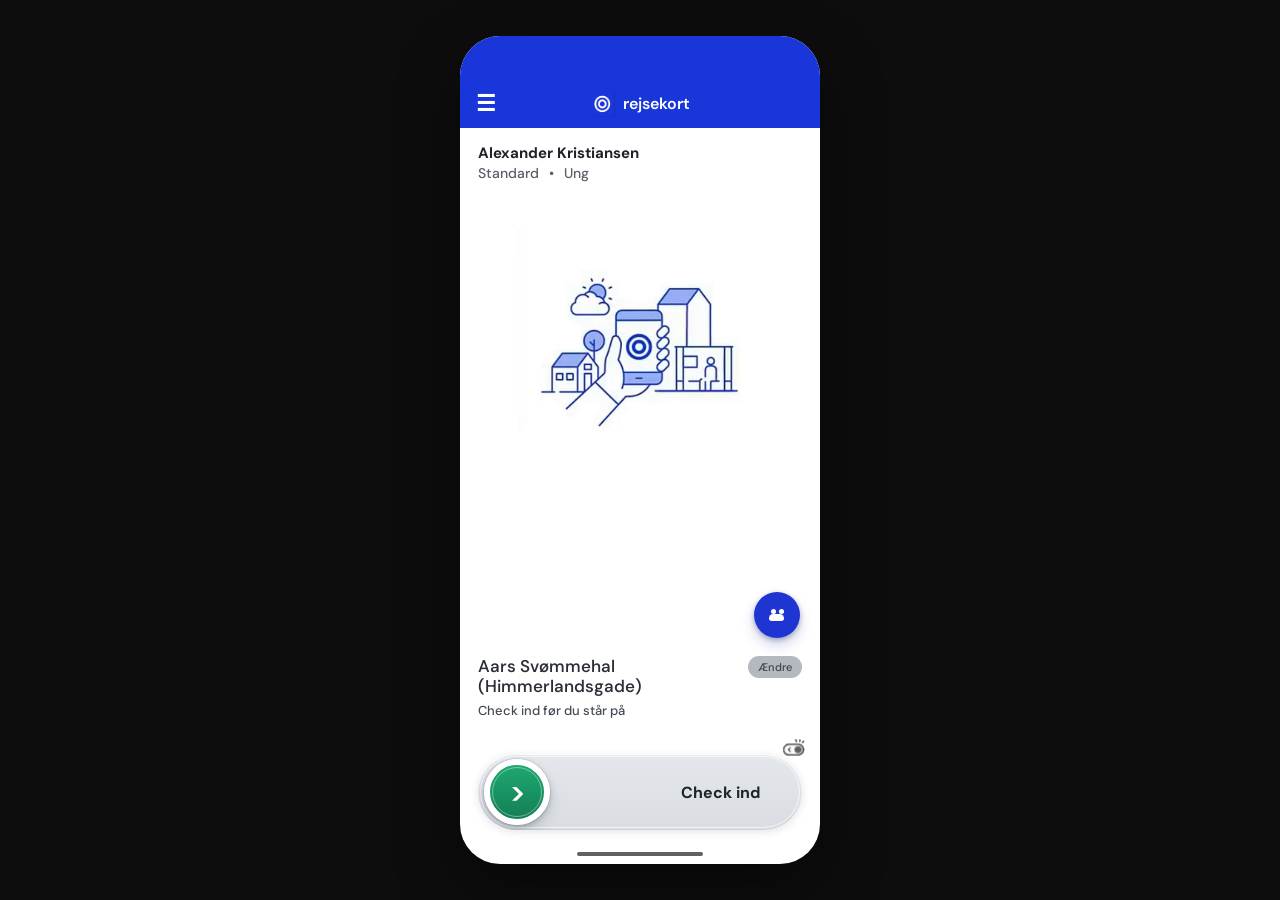
<file: index.html>
<!DOCTYPE html>
<html lang="da">
<head>
<meta charset="UTF-8">
<meta name="viewport" content="width=device-width, initial-scale=1.0, viewport-fit=cover">
<meta name="theme-color" content="#1936da">
<meta name="mobile-web-app-capable" content="yes">
<meta name="apple-mobile-web-app-capable" content="yes">
<meta name="apple-mobile-web-app-status-bar-style" content="black-translucent">
<meta name="apple-mobile-web-app-title" content="rejsekort">
<title>rejsekort</title>
<link rel="manifest" href="manifest.webmanifest">
<link rel="apple-touch-icon" href="logo.png">
<link rel="stylesheet" href="style.css">
</head>
<body>
<div class="phone">
  <div class="topbar">
    <div class="menu" aria-label="Menu">&#9776;</div>
    <img class="logo" src="logo.png" alt="rejsekort logo">
    <div class="top-title">rejsekort</div>
  </div>

  <div class="content">
    <div class="user" id="userInfo">
      <div class="username" id="usernameText">Alexander Kristiansen</div>
      <div class="usertype" id="userTypeText">Standard <span class="dot">&bull;</span> Ung</div>
    </div>

    <div class="illustration">
      <img src="illustration.png" alt="App illustration">
    </div>

    <button class="quick-switch" id="quickSwitchBtn" type="button" aria-label="V&aelig;lg profil">
      <span class="quick-icon" aria-hidden="true"></span>
    </button>

    <div class="location">
      <div class="address">
        <div class="place" id="placeText">Aars Sv&oslash;mmehal (Himmerlandsgade)</div>
        <div class="sub" id="subText">Check ind f&oslash;r du st&aring;r p&aring;</div>
      </div>
      <button class="edit" id="editLocationBtn" type="button">&AElig;ndre</button>
    </div>
  </div>

  <div class="bottom">
    <img class="eye" src="eye.png" alt="">
    <div class="slider" id="slider">
      <div class="slider-fill" id="sliderFill"></div>
      <div class="timer" id="timer">00.00</div>
      <div class="label" id="label">Check ind</div>
      <div class="handle green" id="handle"><span>&gt;</span></div>
    </div>
  </div>

  <div class="picker-modal" id="nameModal" aria-hidden="true">
    <button class="picker-backdrop" id="nameBackdrop" type="button" aria-label="Luk"></button>
    <div class="picker-sheet">
      <div class="picker-title">V&aelig;lg navn</div>
      <div class="picker-list" id="nameList"></div>
    </div>
  </div>

  <div class="picker-modal" id="locationModal" aria-hidden="true">
    <button class="picker-backdrop" id="locationBackdrop" type="button" aria-label="Luk"></button>
    <div class="picker-sheet">
      <div class="picker-title">V&aelig;lg stop</div>
      <div class="picker-list" id="locationList"></div>
    </div>
  </div>
</div>

<audio id="sound" src="checkInCheckOut.wav"></audio>
<script src="script.js"></script>
</body>
</html>
</file>
<file: style.css>
﻿@import url('https://fonts.googleapis.com/css2?family=DM+Sans:wght@400;500;600;700&display=swap');

:root {
  --blue: #1936da;
  --green: #1baa78;
  --green-dark: #129564;
  --red: #e53935;
  --surface: #f1f3f7;
  --text-main: #3a3d44;
  --text-soft: #676d78;
  --text-subtle: #858b96;
}

* {
  margin: 0;
  padding: 0;
  box-sizing: border-box;
  font-family: 'DM Sans', -apple-system, BlinkMacSystemFont, 'Segoe UI', sans-serif;
}

body {
  margin: 0;
  min-height: 100dvh;
  display: flex;
  justify-content: center;
  align-items: center;
  background: #0d0d0d;
}

.phone {
  width: 360px;
  height: 828px;
  background: #ffffff;
  border-radius: 40px;
  overflow: hidden;
  position: relative;
  box-shadow: 0 26px 64px rgba(0, 0, 0, 0.42);
}

.phone::after {
  content: '';
  position: absolute;
  left: 50%;
  bottom: 8px;
  width: 126px;
  height: 4px;
  border-radius: 999px;
  transform: translateX(-50%);
  background: rgba(0, 0, 0, 0.62);
}

.topbar {
  height: 92px;
  padding-top: 44px;
  background: var(--blue);
  color: #ffffff;
  display: flex;
  justify-content: center;
  align-items: center;
  gap: 8px;
  position: relative;
  font-weight: 600;
}

.menu {
  position: absolute;
  left: 16px;
  font-size: 22px;
  line-height: 1;
}

.logo {
  height: 26px;
  width: auto;
}

.top-title {
  font-size: 16px;
  line-height: 1;
  font-weight: 600;
}

.content {
  padding: 16px 18px 0;
}

.user {
  margin-bottom: 14px;
  cursor: pointer;
}

.username {
  color: #1f2229;
  font-size: 15px;
  font-weight: 700;
  line-height: 1.2;
}

.usertype {
  margin-top: 2px;
  color: #595e69;
  font-weight: 500;
  font-size: 14px;
}

.dot {
  margin: 0 6px;
}

.illustration {
  height: 270px;
  display: flex;
  justify-content: center;
  align-items: center;
  margin-bottom: 126px;
}

.illustration img {
  width: 76%;
  max-width: 278px;
  filter: saturate(0.95);
  user-select: none;
}

.quick-switch {
  width: 46px;
  height: 46px;
  margin: 0 2px 10px auto;
  border: 0;
  border-radius: 50%;
  background: #1f35d2;
  box-shadow:
    0 2px 5px rgba(11, 25, 96, 0.3),
    0 7px 14px rgba(20, 41, 146, 0.2);
  display: flex;
  align-items: center;
  justify-content: center;
  cursor: pointer;
}

.quick-icon {
  width: 16px;
  height: 12px;
  position: relative;
  display: block;
}

.quick-icon::before {
  content: '';
  position: absolute;
  left: 2px;
  top: 0;
  width: 5px;
  height: 5px;
  border-radius: 50%;
  background: #ffffff;
  box-shadow: 8px 0 0 #ffffff;
}

.quick-icon::after {
  content: '';
  position: absolute;
  left: 0;
  bottom: 0;
  width: 15px;
  height: 7px;
  border-radius: 8px 8px 5px 5px;
  background: #ffffff;
}

.location {
  margin-top: 0;
  display: flex;
  justify-content: space-between;
  align-items: flex-start;
  gap: 10px;
  cursor: pointer;
}

.address {
  min-width: 0;
  margin-top: 8px;
}

.place {
  color: #2b2f37;
  font-size: 17px;
  line-height: 1.2;
  font-weight: 550;
}

.sub {
  margin-top: 5px;
  color: #444a54;
  font-size: 13px;
  font-weight: 500;
}

.edit {
  border: 0;
  white-space: nowrap;
  background: #b4b8bf;
  padding: 4px 10px;
  border-radius: 20px;
  font-size: 11px;
  font-weight: 500;
  color: #3f444f;
  cursor: pointer;
  margin-top: 8px;
}

.bottom {
  position: absolute;
  bottom: 34px;
  left: 18px;
  right: 18px;
}

.eye {
  position: absolute;
  right: -12px;
  bottom: 70px;
  width: 48px;
  opacity: 0.78;
}

.slider {
  height: 76px;
  border-radius: 999px;
  background: linear-gradient(180deg, #e4e8ed 0%, #d9dde1 100%);
  position: relative;
  overflow: hidden;
  transition: background 260ms ease, box-shadow 260ms ease;
  box-shadow:
    inset 0 1px 0 rgba(255, 255, 255, 0.92),
    inset 0 -1px 0 rgba(0, 0, 0, 0.05),
    0 2px 8px rgba(26, 33, 63, 0.12);
}

.slider::before {
  content: '';
  position: absolute;
  inset: 2px;
  border-radius: inherit;
  border: 1px solid rgba(255, 255, 255, 0.66);
  pointer-events: none;
  z-index: 1;
}

.slider::after {
  content: '';
  position: absolute;
  left: -44%;
  top: 6px;
  bottom: 6px;
  width: 42%;
  border-radius: 999px;
  background: linear-gradient(
    90deg,
    rgba(255, 255, 255, 0) 0%,
    rgba(241, 244, 247, 0.84) 42%,
    rgba(255, 255, 255, 0) 100%
  );
  animation: slider-sheen 2.9s cubic-bezier(0.32, 0, 0.2, 1) infinite;
  opacity: 0.85;
  pointer-events: none;
  z-index: 1;
}

.slider.checked {
  background: linear-gradient(90deg, #31c994 0%, #23bd8d 100%);
  box-shadow:
    inset 0 1px 2px rgba(0, 0, 0, 0.04),
    inset 0 -1px 0 rgba(255, 255, 255, 0.18),
    0 5px 12px rgba(20, 123, 92, 0.23);
}

.slider.checked::after {
  display: none;
}

.slider-fill {
  position: absolute;
  left: 0;
  top: 0;
  bottom: 0;
  width: 0;
  border-radius: inherit;
  background: linear-gradient(90deg, #37ce99 0%, #23bc8e 100%);
  transition: width 220ms ease;
  z-index: 1;
}

.slider.checked .slider-fill {
  width: 100%;
}

.timer,
.label {
  position: absolute;
  top: 50%;
  transform: translateY(-50%);
  z-index: 3;
  font-weight: 600;
  transition: opacity 220ms ease;
}

.timer {
  left: 20px;
  color: #ffffff;
  font-size: 18px;
  font-weight: 700;
  opacity: 0;
}

.label {
  right: 42px;
  color: #1f242b;
  font-size: 16px;
  font-weight: 700;
}

.slider.checked .timer {
  opacity: 1;
}

.slider.checked .label {
  opacity: 0;
}

.handle {
  width: 66px;
  height: 66px;
  border-radius: 50%;
  position: absolute;
  top: 5px;
  left: 5px;
  border: 6px solid #ffffff;
  display: flex;
  justify-content: center;
  align-items: center;
  font-size: 30px;
  font-weight: 600;
  color: #ffffff;
  cursor: pointer;
  touch-action: none;
  z-index: 3;
  transition: left 220ms ease;
  box-shadow:
    0 0 0 1px rgba(0, 0, 0, 0.08),
    0 2px 5px rgba(0, 0, 0, 0.18),
    0 7px 14px rgba(13, 29, 66, 0.16);
}

.handle::after {
  content: '';
  position: absolute;
  inset: 2px;
  border-radius: 50%;
  border: 1px solid rgba(255, 255, 255, 0.4);
}

.handle.pulse {
  animation: handle-pulse 280ms ease-out;
}

.handle span {
  transform: translateY(-1px);
  display: inline-block;
}

.handle.green {
  background: linear-gradient(180deg, #1ea970 0%, #147e57 100%);
}

.handle.red {
  background: linear-gradient(180deg, #ff4f78 0%, #d70b41 100%);
}

.slider.dragging .handle,
.slider.dragging .slider-fill {
  transition: none;
}

.slider.dragging .handle {
  transform: scale(1.02);
}

.slider.dragging::after {
  animation-play-state: paused;
}

.slider.hint:not(.checked):not(.dragging) .handle.green {
  animation: swipe-hint 1.8s ease-in-out 1;
}

@keyframes swipe-hint {
  0%,
  100% {
    transform: translateX(0);
  }
  48% {
    transform: translateX(14px);
  }
}

@keyframes slider-sheen {
  0% {
    transform: translateX(0);
    opacity: 0;
  }
  12% {
    opacity: 0.8;
  }
  68% {
    transform: translateX(352%);
    opacity: 0.86;
  }
  100% {
    transform: translateX(352%);
    opacity: 0;
  }
}

@keyframes handle-pulse {
  0% {
    transform: scale(1);
  }
  45% {
    transform: scale(1.09);
  }
  100% {
    transform: scale(1);
  }
}

.vis-billet {
  width: fit-content;
  margin: -24px auto 0;
  padding: 9px 26px;
  border-radius: 14px;
  background: #5e5e5e;
  color: #ffffff;
  font-size: 15px;
  font-weight: 500;
  opacity: 0;
  transform: translateY(6px);
  animation: vis-billet-in 260ms ease forwards;
}

@keyframes vis-billet-in {
  to {
    opacity: 1;
    transform: translateY(0);
  }
}

.picker-modal {
  position: absolute;
  inset: 0;
  z-index: 30;
  pointer-events: none;
}

.picker-modal.open {
  pointer-events: auto;
}

.picker-backdrop {
  position: absolute;
  inset: 0;
  border: 0;
  background: rgba(0, 0, 0, 0.28);
  opacity: 0;
  transition: opacity 180ms ease;
}

.picker-modal.open .picker-backdrop {
  opacity: 1;
}

.picker-sheet {
  position: absolute;
  left: 14px;
  right: 14px;
  bottom: 26px;
  background: #ffffff;
  border-radius: 20px;
  padding: 14px 12px 12px;
  box-shadow: 0 14px 30px rgba(0, 0, 0, 0.22);
  transform: translateY(18px);
  opacity: 0;
  transition: transform 180ms ease, opacity 180ms ease;
}

.picker-modal.open .picker-sheet {
  transform: translateY(0);
  opacity: 1;
}

.picker-title {
  font-size: 15px;
  font-weight: 700;
  color: #2f3440;
  margin: 0 2px 10px;
}

.picker-list {
  max-height: 220px;
  overflow-y: auto;
}

.picker-item {
  width: 100%;
  border: 0;
  border-radius: 12px;
  background: #f2f4f9;
  color: #434852;
  padding: 10px 12px;
  text-align: left;
  font-size: 14px;
  font-weight: 600;
  cursor: pointer;
  margin-bottom: 8px;
}

.picker-item.active {
  background: #e5f4ee;
  box-shadow: inset 0 0 0 1px rgba(27, 170, 120, 0.35);
}
</file>
